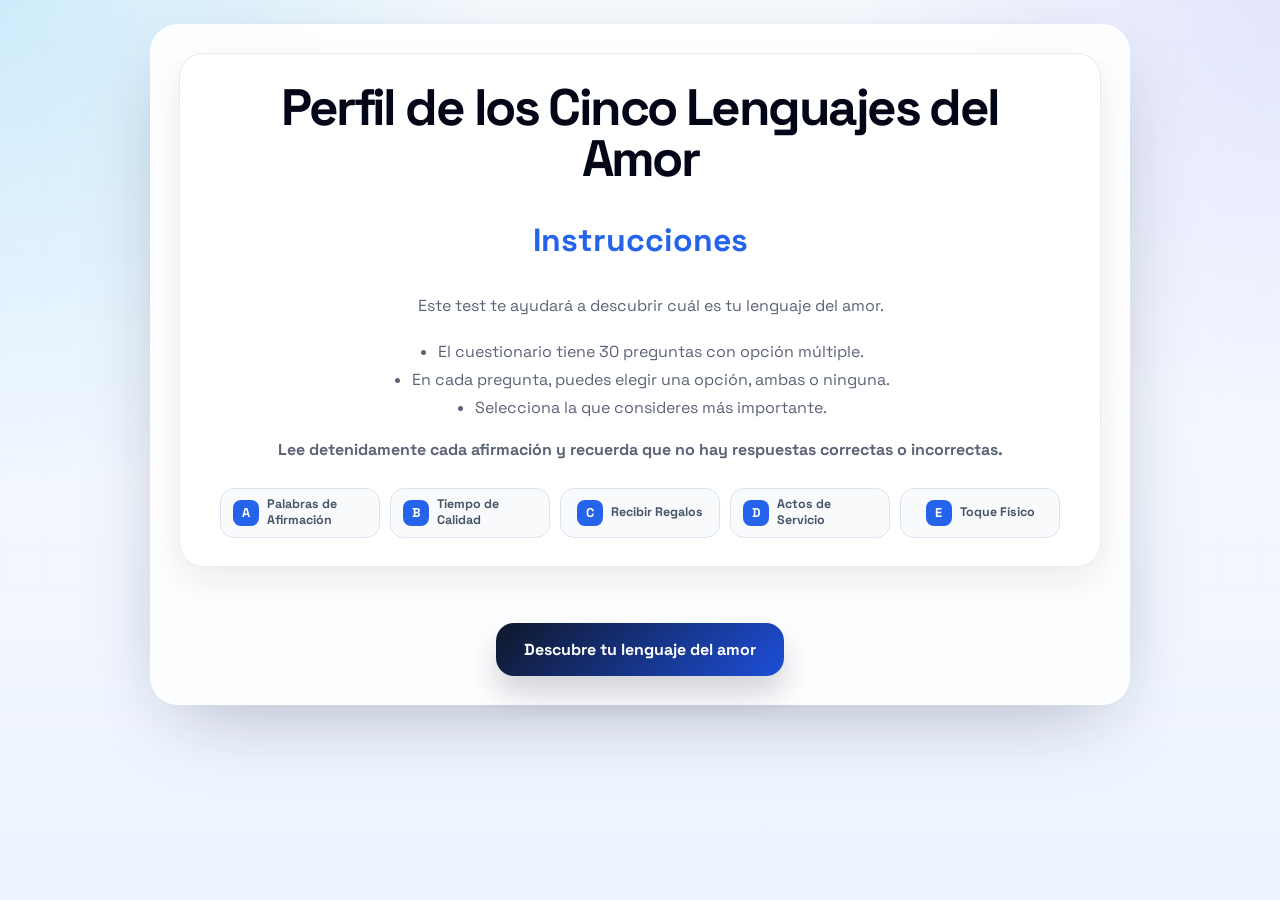
<file: index.html>
<!DOCTYPE html>
<html lang="es">
<head>
    <meta charset="UTF-8">
    <meta name="viewport" content="width=device-width, initial-scale=1.0">
    <title>Cinco Lenguajes del Amor</title>
    <link rel="preconnect" href="https://fonts.googleapis.com">
    <link rel="preconnect" href="https://fonts.gstatic.com" crossorigin>
    <link href="https://fonts.googleapis.com/css2?family=Space+Grotesk:wght@400;500;700;800&display=swap" rel="stylesheet">
    <link rel="stylesheet" href="style.css">
</head>
<body>
    <main class="app-container">
        <header class="page-header text-center">
            <h1 class="app-title">Perfil de los Cinco Lenguajes del Amor</h1>
            <h2>Instrucciones</h2>
            <p class="app-subtitle">
                Este test te ayudará a descubrir cuál es tu lenguaje del amor.
            </p>
            <ul class="app-subtitle">
                <li>El cuestionario tiene 30 preguntas con opción múltiple.</li>
                <li>En cada pregunta, puedes elegir una opción, ambas o ninguna.</li>
                <li>Selecciona la que consideres más importante.</li>
            </ul>
                
            <p class="instruction-note"><strong>Lee detenidamente cada afirmación y recuerda que no hay respuestas correctas o incorrectas.</strong></p>

            <div class="language-legend" aria-label="Significado de los valores del cuestionario">
                <div class="language-item">
                    <span class="language-code">A</span>
                    <span>Palabras de Afirmación</span>
                </div>
                <div class="language-item">
                    <span class="language-code">B</span>
                    <span>Tiempo de Calidad</span>
                </div>
                <div class="language-item">
                    <span class="language-code">C</span>
                    <span>Recibir Regalos</span>
                </div>
                <div class="language-item">
                    <span class="language-code">D</span>
                    <span>Actos de Servicio</span>
                </div>
                <div class="language-item">
                    <span class="language-code">E</span>
                    <span>Toque Físico</span>
                </div>
            </div>
        </header>
        
        <div class="button-container">
            <a href="form.html" class="start-button">Descubre tu lenguaje del amor</a>
        </div>
    </main>
</body>
</html>
</file>
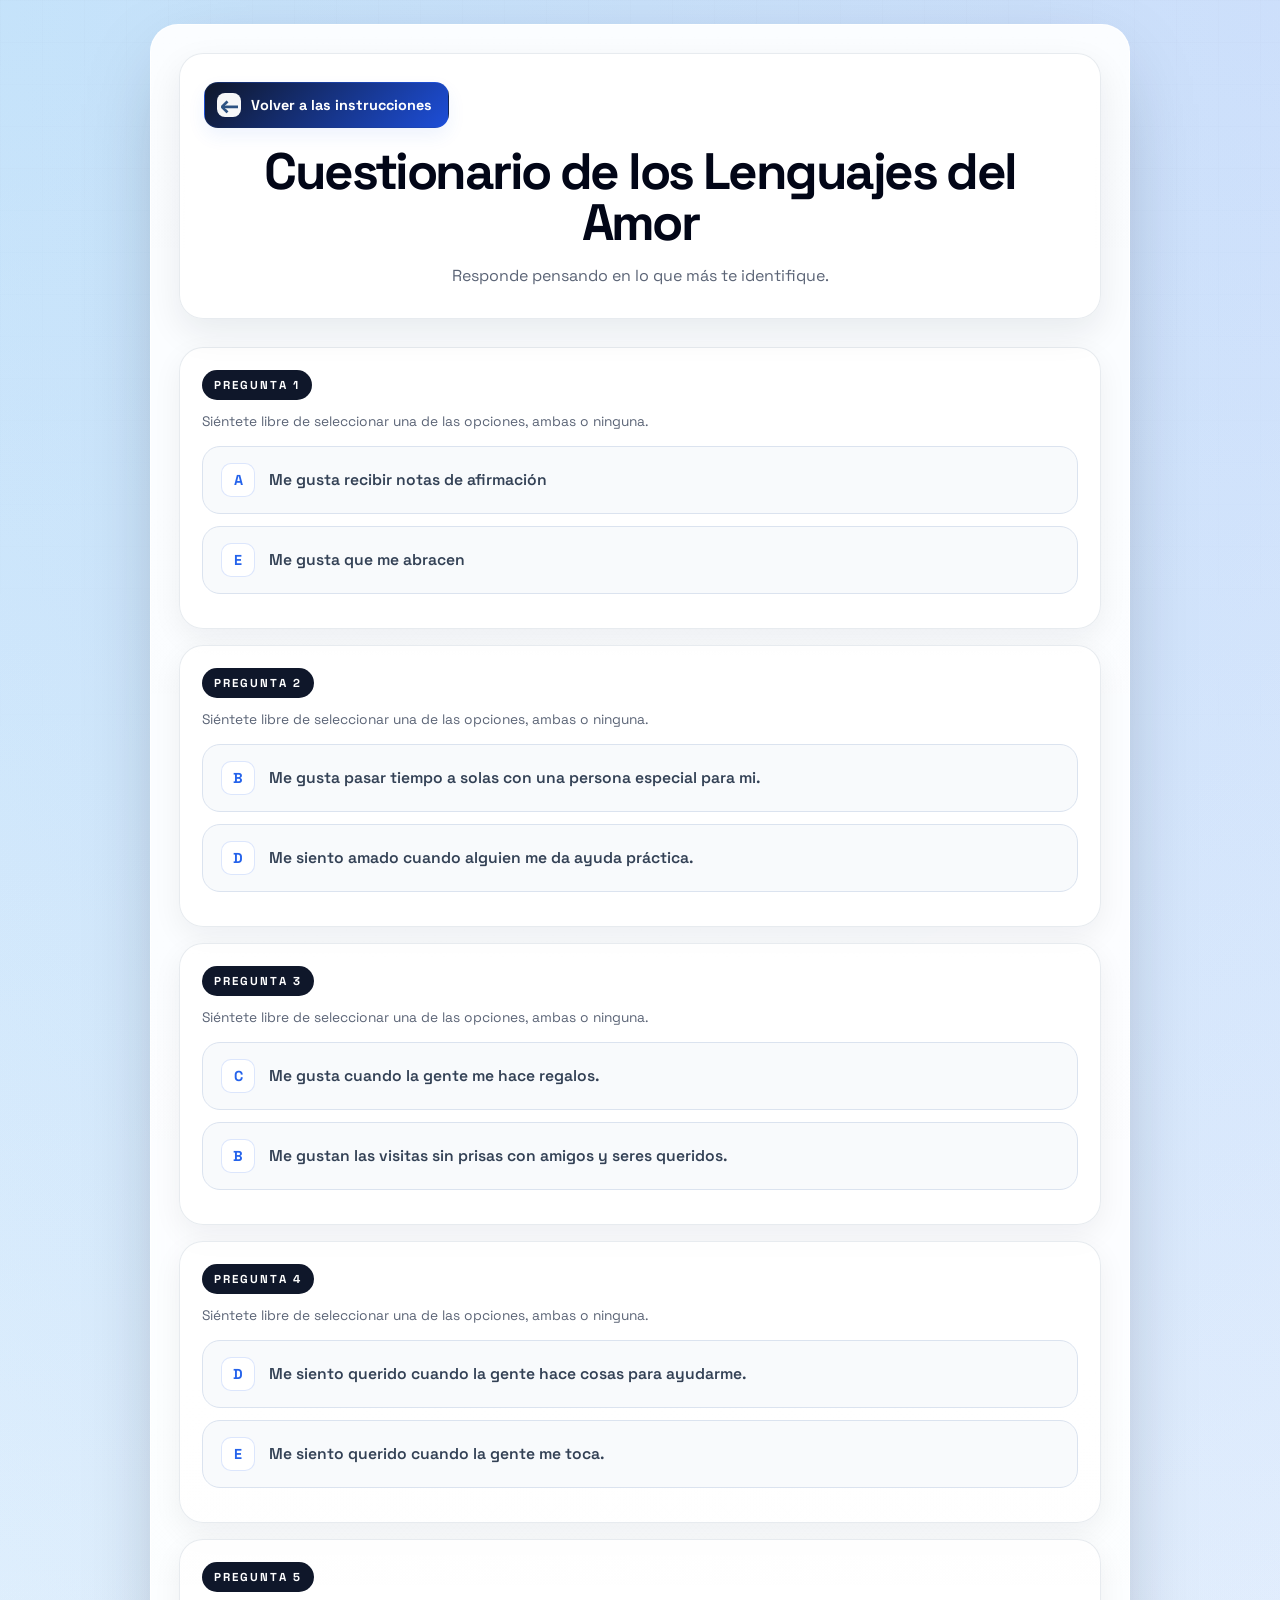
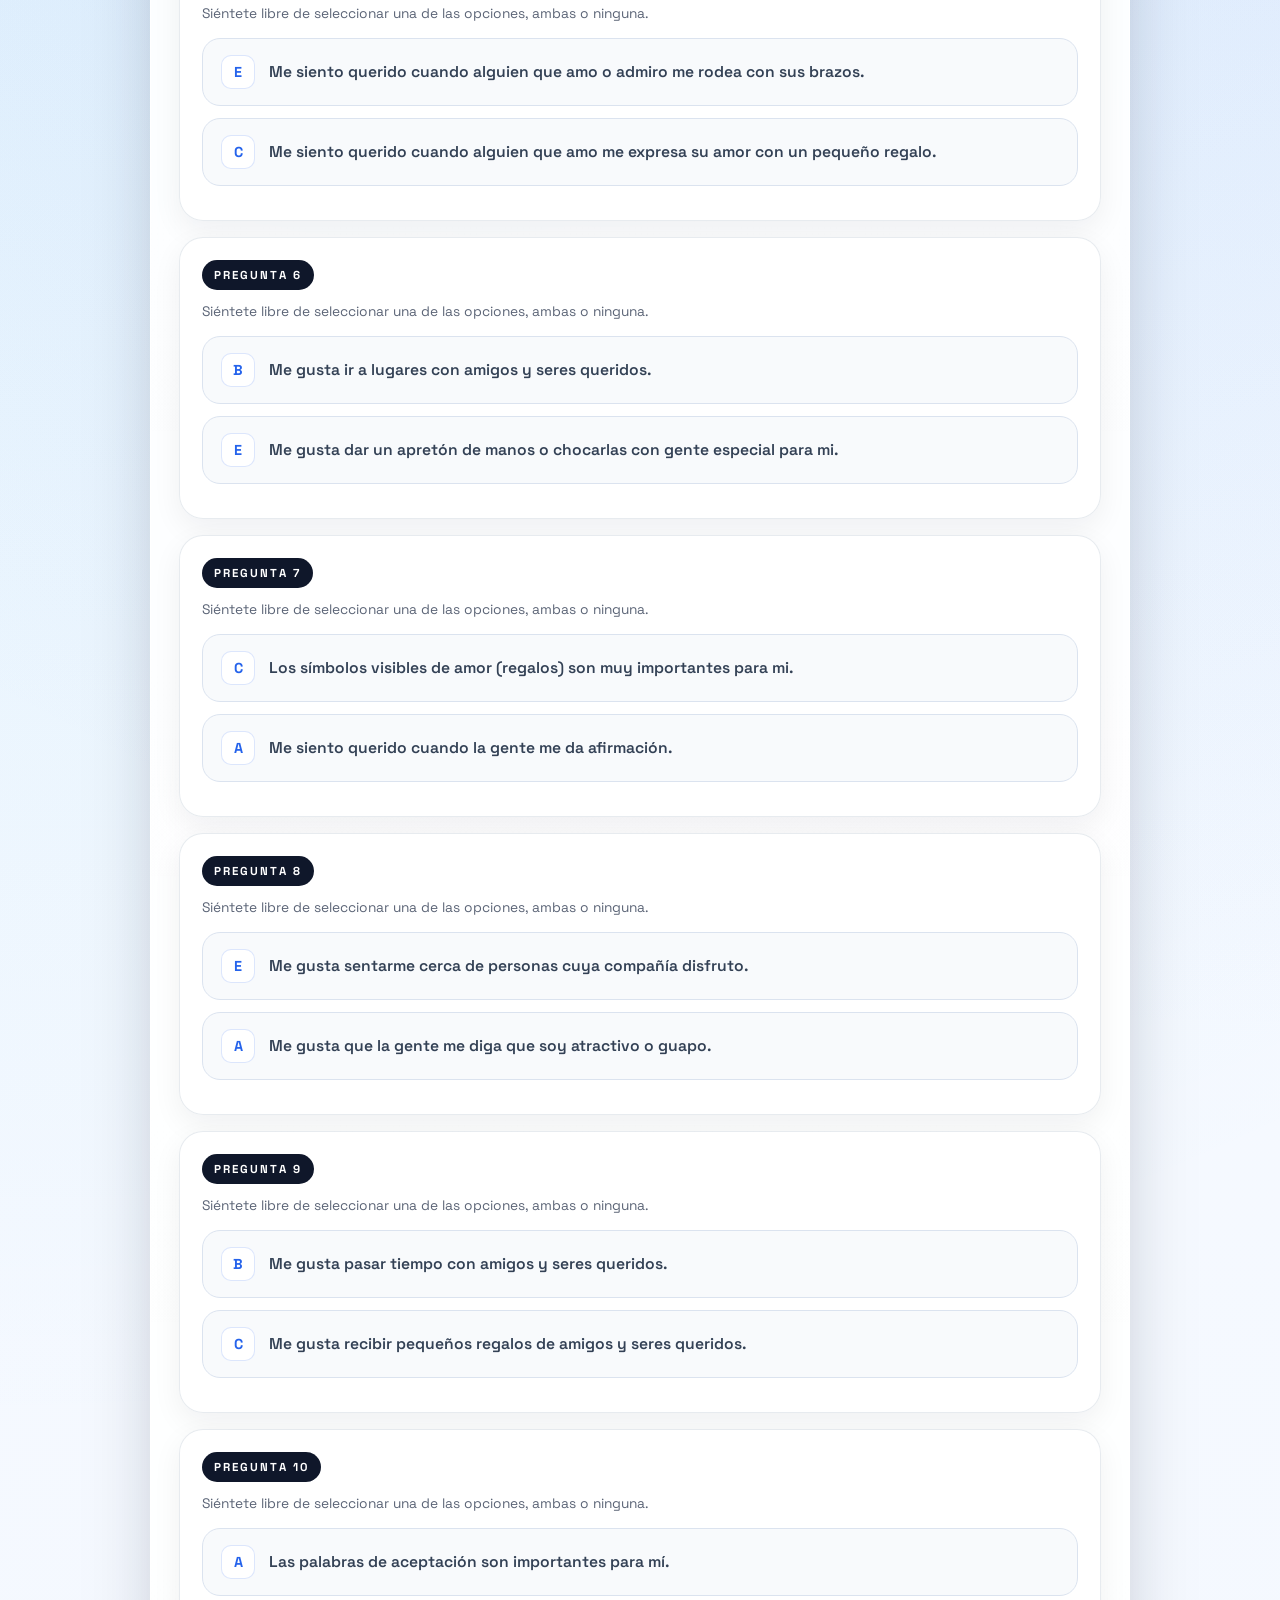
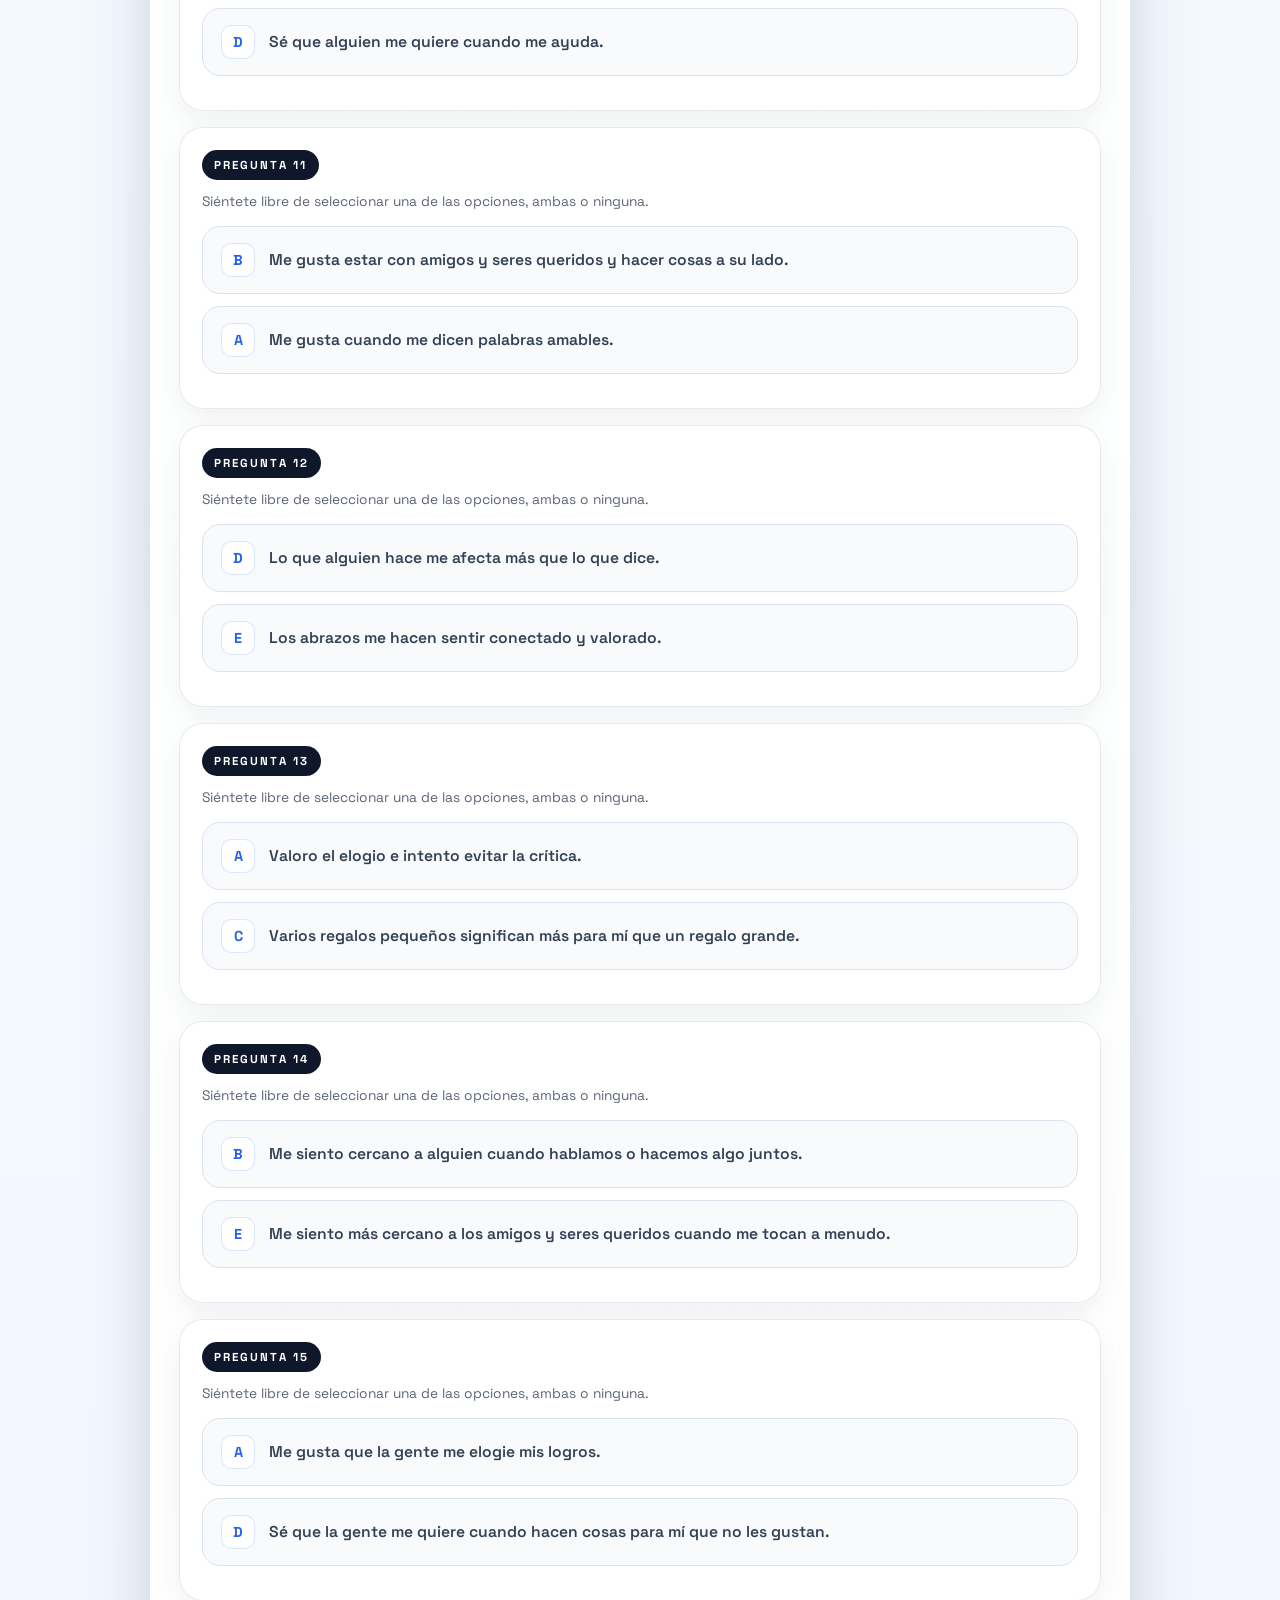
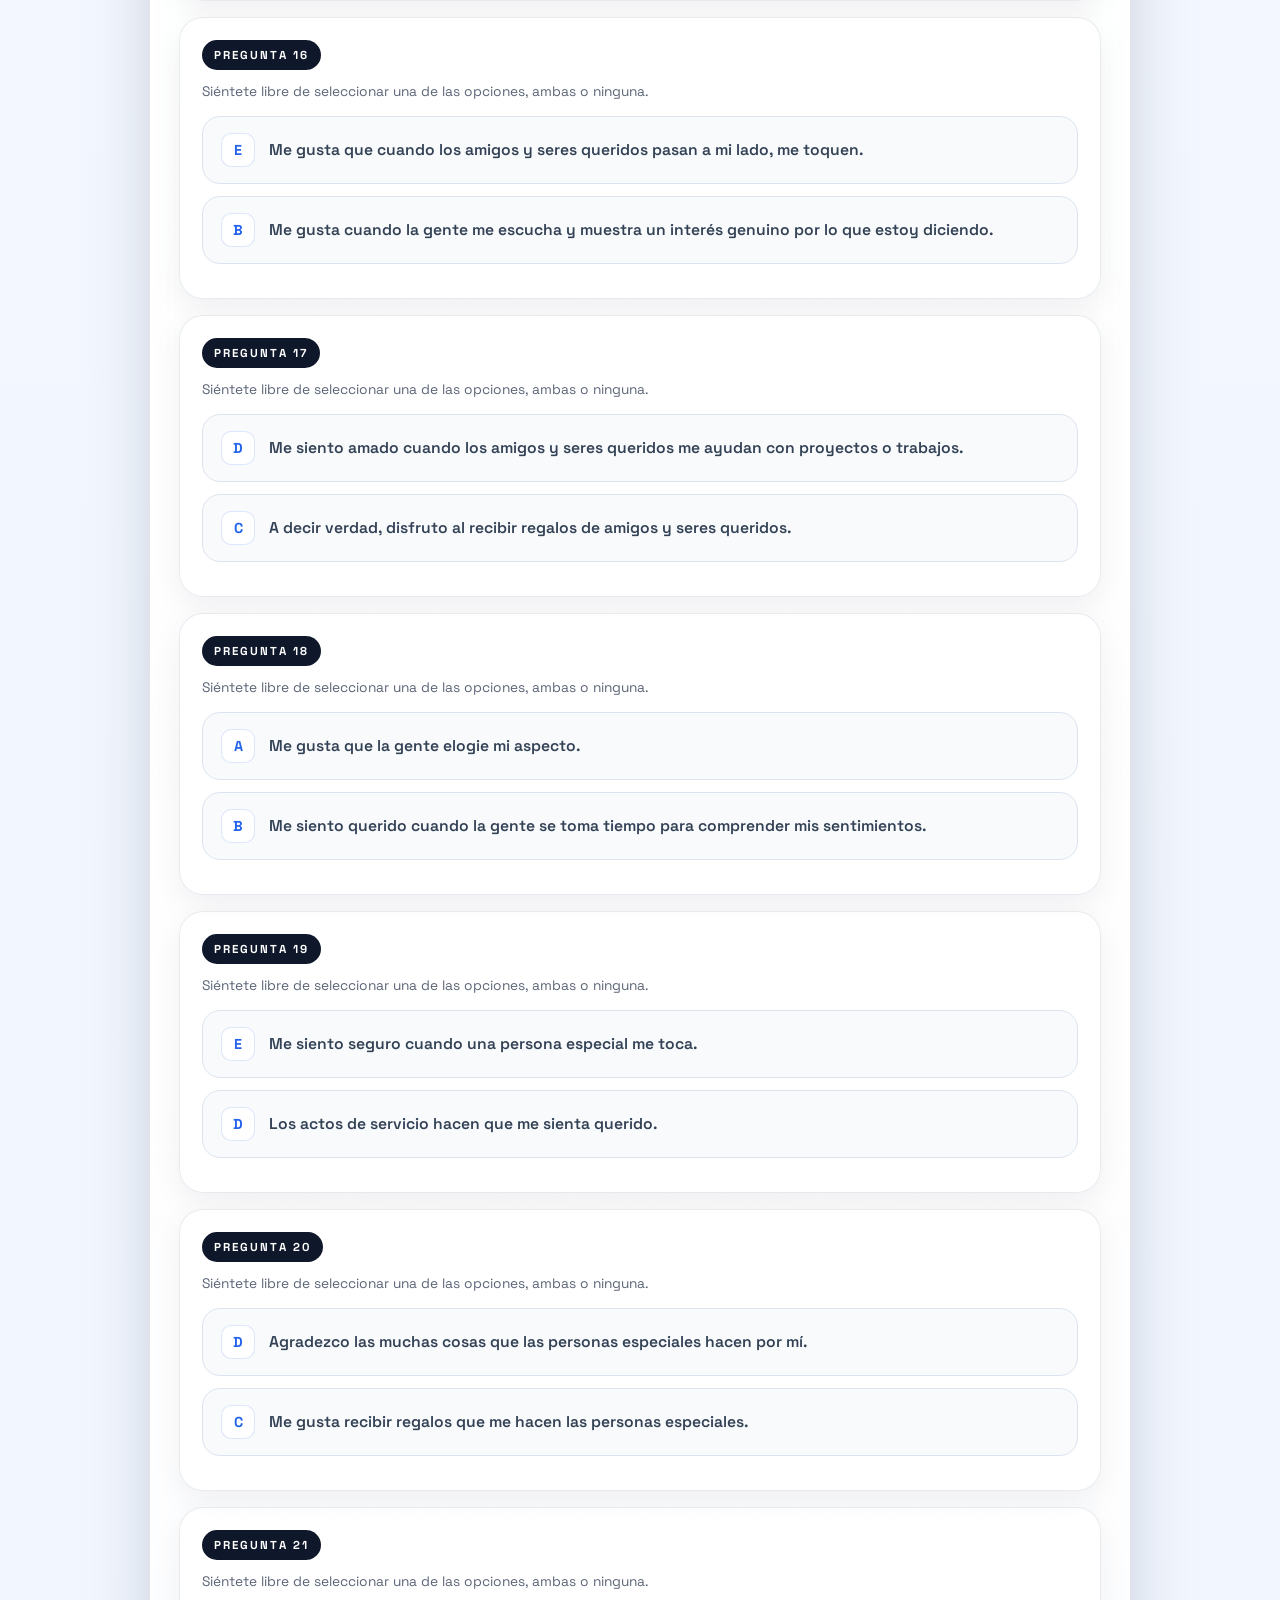
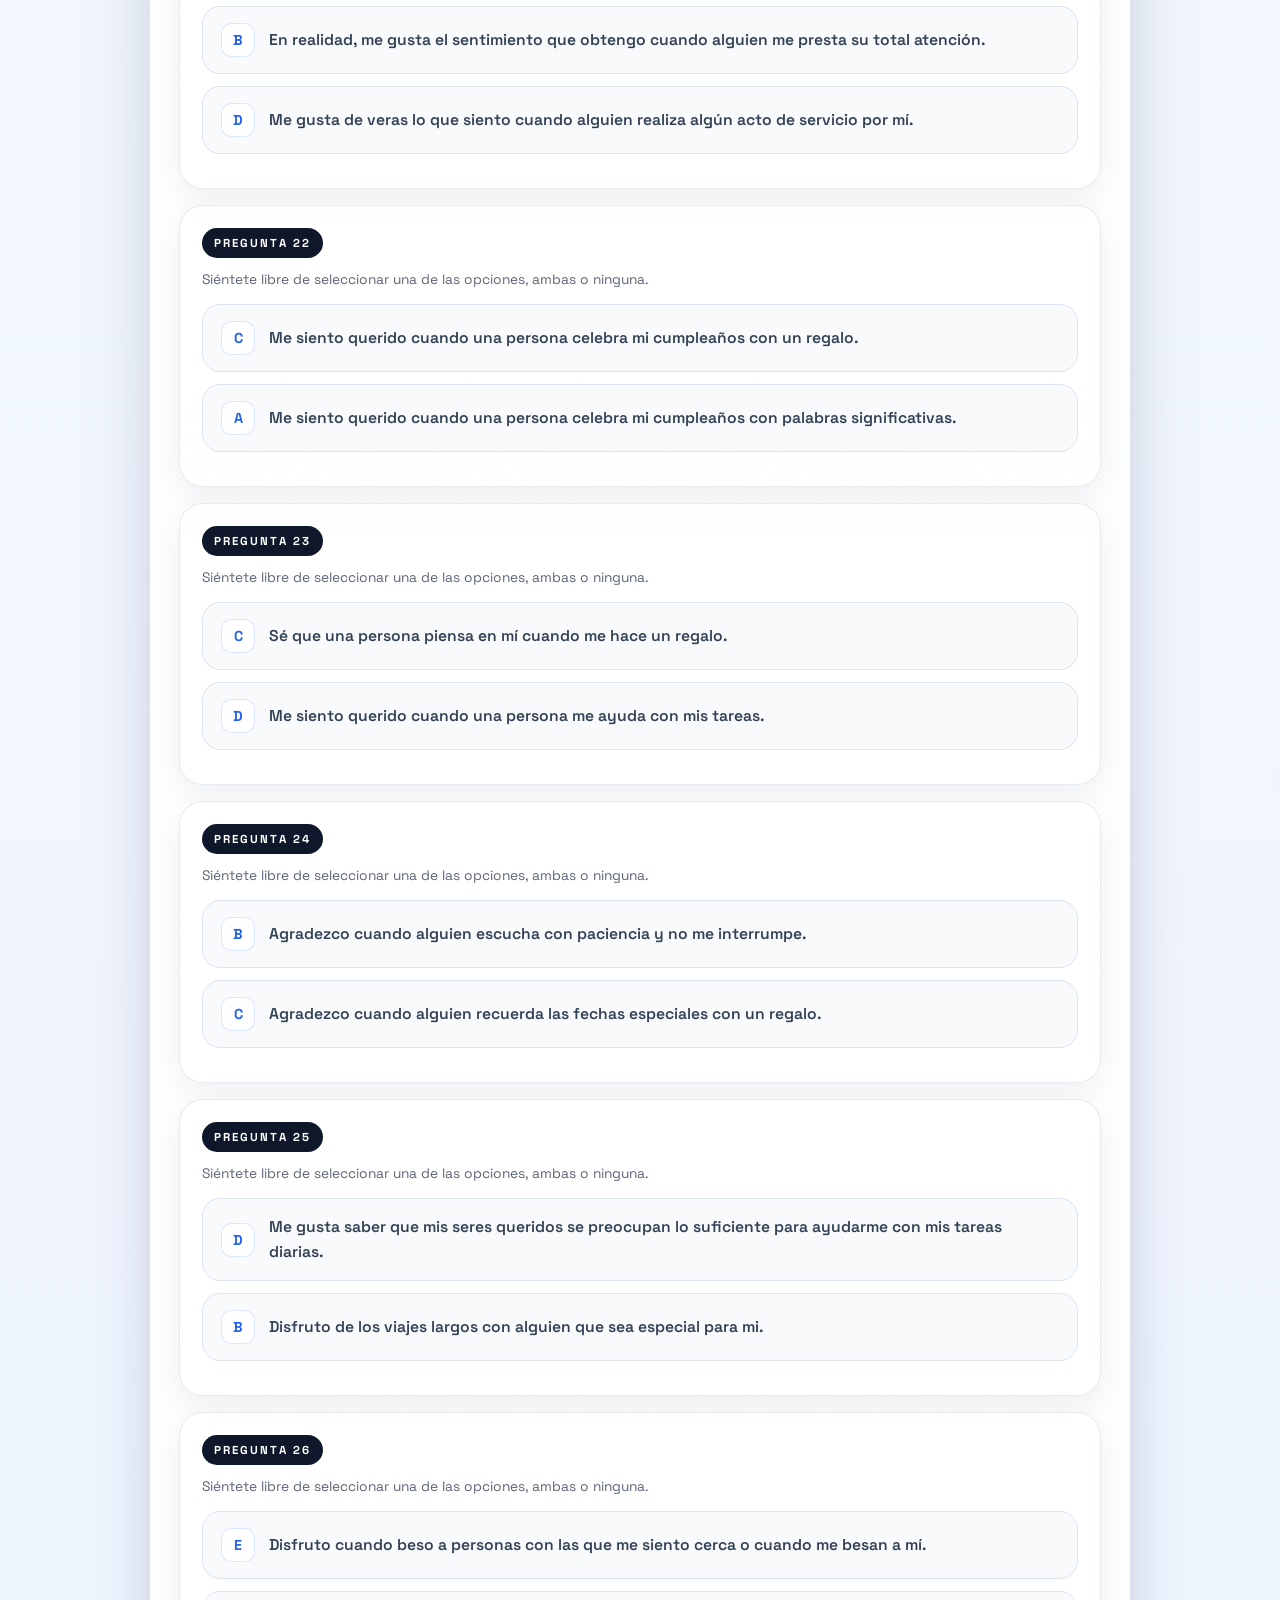
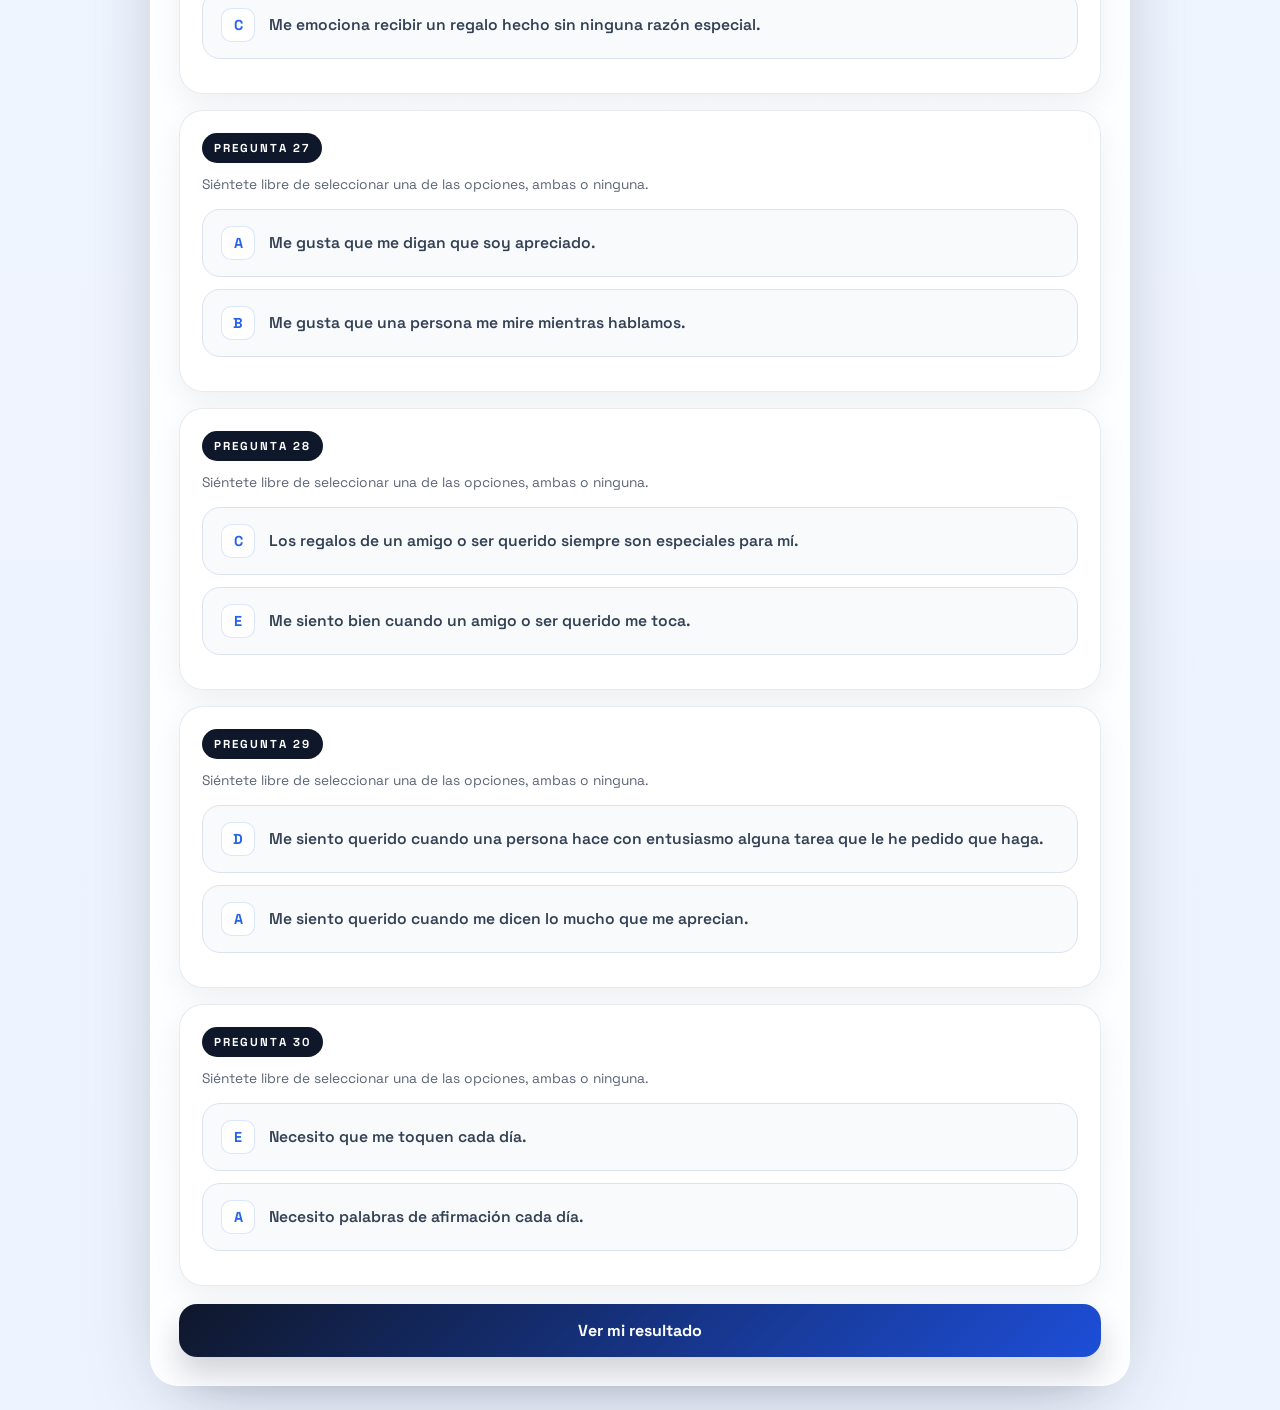
<file: form.html>
<!DOCTYPE html>
<html lang="es">
<head>
    <meta charset="UTF-8">
    <meta name="viewport" content="width=device-width, initial-scale=1.0">
    <title>Cuestionario | Lenguajes del Amor</title>
    <link rel="preconnect" href="https://fonts.googleapis.com">
    <link rel="preconnect" href="https://fonts.gstatic.com" crossorigin>
    <link href="https://fonts.googleapis.com/css2?family=Space+Grotesk:wght@400;500;700;800&display=swap" rel="stylesheet">
    <link rel="stylesheet" href="style.css">
</head>
<body>
    <main class="app-container">
        <header class="page-header text-center">
            <a class="back-button" href="index.html" aria-label="Volver a las instrucciones">
                <span class="back-button-icon" aria-hidden="true">&#8592;</span>
                <span>Volver a las instrucciones</span>
            </a>
            <h1 class="app-title">Cuestionario de los Lenguajes del Amor</h1>
            <p>Responde pensando en lo que más te identifique.</p>
        </header>

        <form id="amor-form">
            <div id="preguntas-contenedor"></div>
            <div class="submit-container">
                <button id="btn-calcular" type="submit">Ver mi resultado</button>
            </div>
        </form>

        <section id="resultados-contenedor" class="oculto" aria-live="polite">
            <h2>Tu lenguaje principal es</h2>
            <p id="lenguaje-principal"></p>
            <p id="descripcion-lenguaje"></p>
            <div id="puntajes-detalle" class="scores-grid"></div>
            <button id="btn-reiniciar" type="button">Repetir cuestionario</button>
        </section>
    </main>

    <script src="app.js"></script>
</body>
</html>
</file>
<file: style.css>
html {
    scroll-behavior: smooth;
}

* {
    box-sizing: border-box;
    margin: 0;
    padding: 0;
}

:root {
    color-scheme: light;
    --bg-1: #f8fbff;
    --bg-2: #eef4ff;
    --card: rgba(255, 255, 255, 0.84);
    --card-border: rgba(255, 255, 255, 0.85);
    --text: #0f172a;
    --muted: #5b6476;
    --accent: #0f766e;
    --accent-2: #2563eb;
    --surface: #f8fafc;
    --surface-2: #eef2ff;
    --line: #dbe3ef;
    --shadow: 0 24px 80px -28px rgba(15, 23, 42, 0.35);
}

body {
    min-height: 100vh;
    font-family: "Space Grotesk", "Trebuchet MS", "Segoe UI", sans-serif;
    color: var(--text);
    background:
        radial-gradient(circle at top left, rgba(14, 165, 233, 0.18), transparent 32%),
        radial-gradient(circle at top right, rgba(99, 102, 241, 0.14), transparent 28%),
        linear-gradient(180deg, var(--bg-1) 0%, var(--bg-2) 100%);
    padding: 24px 14px;
}

body::before {
    content: "";
    position: fixed;
    inset: 0;
    pointer-events: none;
    background-image: linear-gradient(rgba(148, 163, 184, 0.06) 1px, transparent 1px), linear-gradient(90deg, rgba(148, 163, 184, 0.06) 1px, transparent 1px);
    background-size: 42px 42px;
    mask-image: linear-gradient(180deg, rgba(0, 0, 0, 0.4), transparent 88%);
}

.app-container {
    position: relative;
    max-width: 980px;
    margin: 0 auto;
    padding: 28px;
    border: 1px solid var(--card-border);
    border-radius: 28px;
    background: linear-gradient(180deg, rgba(255, 255, 255, 0.92), var(--card));
    box-shadow: var(--shadow);
    backdrop-filter: blur(18px);
    gap: 28px;
}

.button-container {
    display: flex;
    justify-content: center;
    align-items: center;
}

.start-button {
    margin-top: 28px;
    padding: 16px 28px;
    border: none;
    border-radius: 18px;
    font: inherit;
    font-size: 1rem;
    font-weight: 700;
    color: #ffffff;
    background: linear-gradient(135deg, #0f172a, #1d4ed8);
    box-shadow: 0 18px 30px rgba(15, 23, 42, 0.18);
    cursor: pointer;
    text-decoration: none;
    text-align: center;
    transition: transform 0.2s ease, box-shadow 0.2s ease, background-color 0.2s ease, color 0.2s ease;
}

.start-button:hover {
    transform: translateY(-1px);
    background: linear-gradient(135deg, #111827, #2563eb);
    box-shadow: 0 20px 35px rgba(15, 23, 42, 0.2);
}

.app-title {
    font-size: clamp(2rem, 4vw, 3.6rem);
    line-height: 1;
    letter-spacing: -0.05em;
    color: #020617;
    text-align: center;
    margin-bottom: 8px;
    padding: 0 1.4rem;
    display: flex;
    justify-content: center;
    align-items: center;
}

.app-subtitle {
    max-width: 760px;
    margin: 18px auto 0;
    padding-left: 1.4rem;
    color: var(--muted);
    font-size: 1rem;
    line-height: 1.75;
    text-align: left;
    display: flex;
    flex-direction: column;
    justify-content: center;
    align-items: center;
}

.instruction-note {
    max-width: 760px;
    margin: 20px auto 0;
    color: var(--muted);
    font-size: 1rem;
    line-height: 1.75;
    text-align: center;
    display: flex;
    justify-content: center;
    align-items: center;
}

.language-legend {
    display: flex;
    max-width: 840px;
    margin: 24px auto 0;
    gap: 10px;
    justify-content: center;
    flex-wrap: wrap;
}

.language-item {
    display: flex;
    min-height: 48px;
    flex: 1 1 145px;
    align-items: center;
    justify-content: center;
    gap: 8px;
    padding: 8px 12px;
    border: 1px solid var(--line);
    border-radius: 14px;
    color: #475569;
    background: rgba(248, 250, 252, 0.88);
    font-size: 0.78rem;
    font-weight: 700;
    line-height: 1.25;
    text-align: left;
}

.language-code {
    display: grid;
    flex: 0 0 26px;
    width: 26px;
    height: 26px;
    place-items: center;
    border-radius: 8px;
    color: #ffffff;
    background: var(--accent-2);
    font-size: 0.8rem;
    font-weight: 800;
}

.back-button {
    display: inline-flex;
    align-items: center;
    justify-content: center;
    gap: 10px;
    min-height: 44px;
    margin-bottom: 18px;
    padding: 10px 16px 10px 12px;
    border: 1px solid rgba(37, 99, 235, 0.16);
    border-radius: 14px;
    color: #ffffff;
    background: linear-gradient(135deg, #0f172a, #1d4ed8);
    font-size: 0.9rem;
    font-weight: 700;
    text-decoration: none;
    box-shadow: 0 8px 18px rgba(37, 99, 235, 0.08);
    transition: transform 0.2s ease, border-color 0.2s ease, background-color 0.2s ease, box-shadow 0.2s ease;
}

.back-button:hover {
    transform: translateY(-1px);
    border-color: rgba(37, 99, 235, 0.34);
    background: linear-gradient(135deg, #111827, #2563eb);
    box-shadow: 0 12px 24px rgba(37, 99, 235, 0.14);
}

.back-button:focus-visible {
    outline: 3px solid rgba(56, 189, 248, 0.35);
    outline-offset: 3px;
}

.back-button-icon {
    display: grid;
    width: 24px;
    height: 24px;
    place-items: center;
    border-radius: 8px;
    color: #2c5282;
    background: #fffffff6;
    font-size: 1.5rem;
    line-height: 1;
}

.page-header {
    top: 16px;
    z-index: 10;
    padding: 28px 24px;
    margin-bottom: 28px;
    border: 1px solid rgba(148, 163, 184, 0.22);
    border-radius: 24px;
    background: rgba(255, 255, 255, 0.9);
    box-shadow: 0 14px 35px rgba(15, 23, 42, 0.08);
    backdrop-filter: blur(12px);
}

.page-header h1 {
    font-size: clamp(2rem, 4vw, 3.6rem);
    line-height: 1;
    letter-spacing: -0.05em;
    color: #020617;
}

.page-header h2 {
    margin-top: 18px;
    padding: 18px;
    font-size: 2rem;
    color: var(--accent-2);
    text-align: center;
}

.page-header p {
    max-width: 760px;
    margin: 14px auto 0;
    color: var(--muted);
    font-size: 1rem;
    line-height: 1.75;
    display: flex;
    justify-content: center;
    align-items: center;
}

#amor-form {
    display: grid;
    gap: 18px;
}

#preguntas-contenedor {
    display: grid;
    gap: 16px;
}

.oculto {
    display: none !important;
}

.pregunta-card {
    padding: 22px;
    border: 1px solid rgba(148, 163, 184, 0.22);
    border-radius: 24px;
    background: rgba(255, 255, 255, 0.92);
    box-shadow: 0 10px 30px rgba(15, 23, 42, 0.06);
}

.numero-pregunta {
    display: inline-flex;
    margin-bottom: 16px;
    padding: 8px 12px;
    border-radius: 999px;
    background: #0f172a;
    color: #ffffff;
    font-size: 0.72rem;
    font-weight: 700;
    letter-spacing: 0.18em;
    text-transform: uppercase;
}

.pregunta-card input[type="checkbox"] {
    position: absolute;
    opacity: 0;
    pointer-events: none;
}

.pregunta-ayuda {
    margin: -4px 0 16px;
    color: var(--muted);
    font-size: 0.86rem;
}

.opcion-label {
    display: flex;
    align-items: center;
    gap: 14px;
    margin-bottom: 12px;
    padding: 16px 18px;
    border: 1.5px solid var(--line);
    border-radius: 18px;
    background: var(--surface);
    color: #334155;
    font-size: 0.98rem;
    font-weight: 600;
    cursor: pointer;
    transition: transform 0.2s ease, border-color 0.2s ease, background-color 0.2s ease, box-shadow 0.2s ease, color 0.2s ease;
}

.opcion-codigo {
    display: grid;
    flex: 0 0 34px;
    width: 34px;
    height: 34px;
    place-items: center;
    border: 1px solid rgba(37, 99, 235, 0.16);
    border-radius: 10px;
    color: var(--accent-2);
    background: #ffffff;
    font-size: 0.9rem;
    font-weight: 800;
}

.opcion-contenido {
    flex: 1;
    display: grid;
    gap: 4px;
}

.opcion-afirmacion {
    line-height: 1.55;
}

.opcion-label:hover {
    transform: translateY(-1px);
    border-color: rgba(37, 99, 235, 0.3);
    background: #f5faff;
    box-shadow: 0 10px 20px rgba(37, 99, 235, 0.08);
}

.pregunta-card input[type="checkbox"]:checked + .opcion-label {
    border-color: rgba(14, 116, 144, 0.75);
    background: linear-gradient(180deg, #ecfeff, #f0f9ff);
    color: #0f3f4f;
    box-shadow: 0 16px 24px rgba(14, 116, 144, 0.12);
}

.pregunta-card input[type="checkbox"]:focus-visible + .opcion-label {
    outline: 3px solid rgba(56, 189, 248, 0.35);
    outline-offset: 2px;
}

.submit-container,
#resultados-contenedor {
    text-align: center;
}

button {
    width: 100%;
    padding: 16px 28px;
    border: none;
    border-radius: 18px;
    font: inherit;
    font-size: 1rem;
    font-weight: 700;
    cursor: pointer;
    transition: transform 0.2s ease, box-shadow 0.2s ease, background-color 0.2s ease, color 0.2s ease;
}

button:hover {
    transform: translateY(-1px);
}

#btn-calcular {
    color: #ffffff;
    background: linear-gradient(135deg, #0f172a, #1d4ed8);
    box-shadow: 0 18px 30px rgba(15, 23, 42, 0.18);
}

#btn-calcular:hover {
    background: linear-gradient(135deg, #111827, #2563eb);
}

#resultados-contenedor {
    margin-top: 24px;
    padding: 28px 22px;
    border: 1px solid rgba(148, 163, 184, 0.22);
    border-radius: 28px;
    background: rgba(255, 255, 255, 0.92);
    box-shadow: var(--shadow);
}

#resultados-contenedor h2 {
    font-size: 1.55rem;
    color: #020617;
}

#lenguaje-principal {
    margin-top: 14px;
    font-size: clamp(2rem, 4vw, 3.5rem);
    line-height: 1.05;
    color: var(--accent-2);
}

#descripcion-lenguaje {
    max-width: 760px;
    margin: 12px auto 0;
    color: var(--muted);
    font-size: 1rem;
    line-height: 1.8;
}

.scores-grid {
    display: grid;
    grid-template-columns: repeat(auto-fit, minmax(150px, 1fr));
    gap: 14px;
    margin: 28px 0;
    text-align: left;
}

.score-item {
    display: flex;
    min-height: 144px;
    flex-direction: column;
    align-items: center;
    justify-content: center;
    padding: 16px;
    border: 1px solid var(--line);
    border-radius: 18px;
    background: var(--surface);
    color: #475569;
    font-size: 0.95rem;
    line-height: 1.5;
    text-align: center;
}

.score-name {
    display: flex;
    min-height: 3em;
    align-items: center;
    justify-content: center;
    max-width: 140px;
}

.score-value {
    display: block;
    margin-top: 10px;
    color: var(--accent-2);
    font-size: 1.7rem;
    font-weight: 800;
}

#btn-reiniciar {
    color: #ffffff;
    background: linear-gradient(135deg, #0f172a, #1d4ed8);
    border: 1px solid var(--line);
}

#btn-reiniciar:hover {
    background: linear-gradient(135deg, #111827, #2563eb);
    box-shadow: 0 12px 24px rgba(15, 23, 42, 0.08);
}

@media (max-width: 640px) {
    body {
        padding: 14px 10px;
    }

    .app-container {
        padding: 16px;
        border-radius: 22px;
    }

    .page-header {
        top: 10px;
        padding: 20px 16px;
        border-radius: 18px;
    }

    .pregunta-card,
    #resultados-contenedor {
        padding: 18px 16px;
        border-radius: 20px;
    }
}

.pregunta-card input[type="checkbox"]:checked + .opcion-label .opcion-codigo {
    border-color: transparent;
    color: #ffffff;
    background: var(--accent-2);
}
</file>
